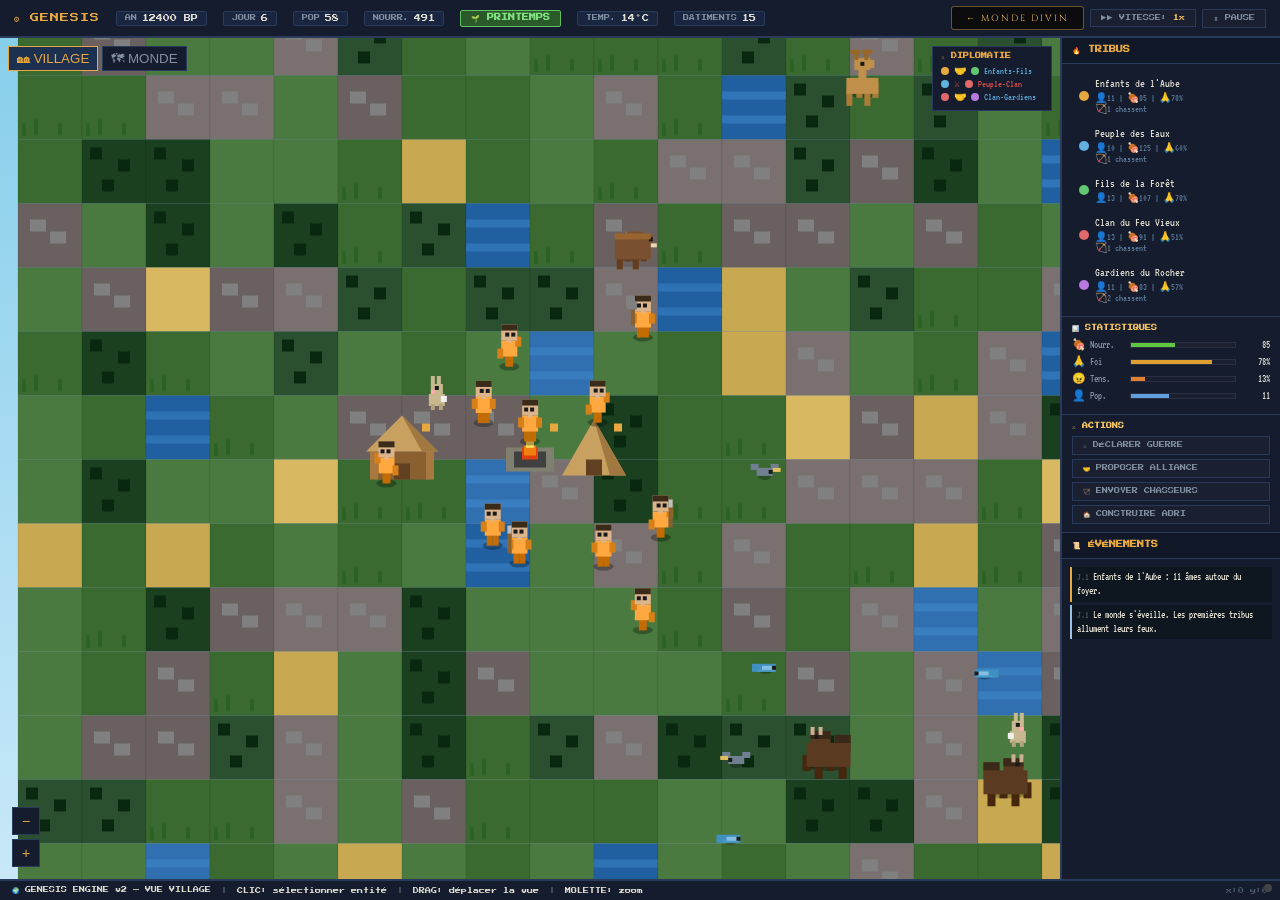
<file: village.html>
<!DOCTYPE html>
<html lang="fr">
<head>
<meta charset="UTF-8">
<meta name="viewport" content="width=device-width, initial-scale=1.0">
<title>Genesis Engine — Vue Village</title>
<link rel="stylesheet" href="shared.css">
<style>
  @import url('https://fonts.googleapis.com/css2?family=Press+Start+2P&family=VT323:wght@400&display=swap');

  :root {
    --night: #0a0e1a;
    --deep: #111827;
    --panel: #151c2e;
    --border: #2a3a5a;
    --gold: #e8a840;
    --amber: #f0c060;
    --red: #e05050;
    --green: #60c870;
    --blue: #60b0e0;
    --purple: #a060e0;
    --spring-sky: #87ceeb;
    --summer-sky: #5ba8d4;
    --autumn-sky: #c87840;
    --winter-sky: #8090b0;
    --tile: 32px;
  }

  * { margin:0; padding:0; box-sizing:border-box; }
  html, body { width:100%; height:100%; overflow:hidden; background:var(--night); font-family:'VT323', monospace; color:#e0ddd0; }

  /* ── LAYOUT ── */
  #app { display:flex; flex-direction:column; width:100%; height:100vh; }

  /* ── TOP BAR ── */
  #topbar {
    display:flex; align-items:center; gap:16px; padding:6px 14px;
    background:var(--panel); border-bottom:2px solid var(--border);
    font-family:'Press Start 2P', monospace; font-size:7px;
    flex-shrink:0; z-index:100; flex-wrap:wrap;
  }
  #topbar .title { color:var(--gold); font-size:9px; letter-spacing:1px; }
  .stat-pill {
    display:flex; align-items:center; gap:5px;
    background:#1a2540; border:1px solid var(--border);
    padding:3px 8px; border-radius:2px; white-space:nowrap;
  }
  .stat-pill .label { color:#8090a0; font-size:6px; }
  .stat-pill .val { color:#e0ddd0; }
  #season-badge {
    padding:3px 10px; border-radius:2px; font-size:7px; font-weight:bold;
    transition: background 1s;
  }
  .season-spring { background:#2a5a2a; color:#80e080; border:1px solid #60c060; }
  .season-summer { background:#5a4a10; color:#f0c040; border:1px solid #d09020; }
  .season-autumn { background:#5a2a10; color:#e08040; border:1px solid #c06020; }
  .season-winter { background:#1a2a4a; color:#a0c0e0; border:1px solid #6080a0; }

  /* ── MAIN AREA ── */
  #main { display:flex; flex:1; overflow:hidden; }

  /* ── CANVAS AREA ── */
  #canvas-wrap {
    flex:1; position:relative; overflow:hidden; cursor:crosshair;
  }
  #sky-bg {
    position:absolute; inset:0; transition: background 3s;
    background: linear-gradient(180deg, var(--spring-sky) 0%, #c8e8f8 100%);
  }
  #gameCanvas { position:absolute; inset:0; image-rendering:pixelated; }

  /* ── ZOOM CONTROLS ── */
  #zoom-controls {
    position:absolute; bottom:12px; left:12px; display:flex; flex-direction:column; gap:4px;
    font-family:'Press Start 2P', monospace; font-size:8px; z-index:20;
  }
  .zoom-btn {
    width:28px; height:28px; background:var(--panel); border:1px solid var(--border);
    color:var(--gold); cursor:pointer; display:flex; align-items:center; justify-content:center;
    font-size:14px; transition:background 0.1s;
  }
  .zoom-btn:hover { background:#1e2f50; }

  /* ── VIEW TOGGLE ── */
  #view-toggle {
    position:absolute; top:8px; left:8px; display:flex; gap:4px; z-index:20;
    font-family:'Press Start 2P', monospace; font-size:6px;
  }
  .view-btn {
    padding:4px 8px; background:var(--panel); border:1px solid var(--border);
    color:#8090a0; cursor:pointer; transition:all 0.1s;
  }
  .view-btn.active { background:#1e3050; color:var(--gold); border-color:var(--gold); }

  /* ── RIGHT PANEL ── */
  #rightpanel {
    width:220px; background:var(--panel); border-left:2px solid var(--border);
    display:flex; flex-direction:column; overflow:hidden; flex-shrink:0;
    font-size:13px;
  }
  #rightpanel h3 {
    font-family:'Press Start 2P', monospace; font-size:7px; color:var(--gold);
    padding:8px 10px; border-bottom:1px solid var(--border); background:#111827;
  }
  .panel-section { padding:8px 10px; border-bottom:1px solid var(--border); }
  .panel-section h4 { font-family:'Press Start 2P', monospace; font-size:6px; color:var(--amber); margin-bottom:6px; }

  /* Tribe selector */
  #tribe-list { display:flex; flex-direction:column; gap:3px; }
  .tribe-entry {
    display:flex; align-items:center; gap:6px; padding:4px 6px;
    border:1px solid transparent; cursor:pointer; border-radius:2px;
    transition:all 0.1s;
  }
  .tribe-entry:hover { background:#1a2540; border-color:var(--border); }
  .tribe-entry.active { background:#1e3050; border-color:var(--gold); }
  .tribe-dot { width:10px; height:10px; border-radius:50%; flex-shrink:0; }
  .tribe-name { font-size:12px; flex:1; }
  .tribe-pop { font-family:'Press Start 2P', monospace; font-size:6px; color:var(--blue); }

  /* Stats bars */
  .stat-row { display:flex; align-items:center; gap:6px; margin-bottom:4px; }
  .stat-label { width:52px; font-size:11px; color:#8090a0; }
  .stat-bar-bg { flex:1; height:6px; background:#1a2030; border:1px solid #2a3040; }
  .stat-bar-fill { height:100%; transition:width 0.5s; }
  .stat-val { width:28px; text-align:right; font-size:11px; }

  /* Event log */
  #event-log { flex:1; overflow-y:auto; padding:8px; display:flex; flex-direction:column; gap:3px; }
  .event-entry {
    font-size:11px; padding:3px 5px; border-left:2px solid;
    background:#0e1620; line-height:1.3;
  }
  .event-entry.hunt { border-color:#e08040; }
  .event-entry.gather { border-color:var(--green); }
  .event-entry.build { border-color:#8060e0; }
  .event-entry.war   { border-color:var(--red); }
  .event-entry.ally  { border-color:var(--blue); }
  .event-entry.birth { border-color:var(--gold); }
  .event-entry.death { border-color:#505060; }
  .event-entry.season{ border-color:#a0c0e0; }
  .event-entry .ev-time { color:#4a5a6a; font-size:10px; }

  /* ── BOTTOM BAR ── */
  #bottombar {
    display:flex; align-items:center; gap:10px; padding:6px 12px;
    background:var(--panel); border-top:2px solid var(--border);
    flex-shrink:0; font-family:'Press Start 2P', monospace; font-size:6px;
    flex-wrap:wrap;
  }
  .action-btn {
    padding:5px 10px; border:1px solid var(--border); background:#1a2030;
    color:#8090a0; cursor:pointer; font-family:'Press Start 2P', monospace;
    font-size:6px; transition:all 0.15s;
  }
  .action-btn:hover { background:#1e3050; color:var(--gold); border-color:var(--gold); }
  .action-btn.war-btn:hover { color:var(--red); border-color:var(--red); background:#2a1020; }
  .action-btn.ally-btn:hover { color:var(--blue); border-color:var(--blue); background:#101a2a; }
  #speed-display { color:var(--amber); }

  /* ── PIXEL SPRITES (CSS) ── */
  .sprite { image-rendering:pixelated; position:absolute; pointer-events:none; }

  /* ── TOOLTIP ── */
  #tooltip {
    position:fixed; padding:6px 10px; background:var(--panel); border:1px solid var(--gold);
    font-size:12px; pointer-events:none; z-index:999; opacity:0; transition:opacity 0.15s;
    max-width:180px; line-height:1.4;
  }
  #tooltip.show { opacity:1; }
  #tooltip .tt-name { font-family:'Press Start 2P', monospace; font-size:7px; color:var(--gold); margin-bottom:4px; }

  /* Alliance/War indicator */
  #diplomacy-panel {
    position:absolute; top:8px; right:8px; z-index:20;
    background:var(--panel); border:1px solid var(--border); padding:6px 8px;
    font-size:11px; min-width:120px;
  }
  #diplomacy-panel h4 {
    font-family:'Press Start 2P', monospace; font-size:6px; color:var(--gold); margin-bottom:5px;
  }
  .diplo-row { display:flex; align-items:center; gap:5px; margin-bottom:2px; }
  .diplo-dot { width:8px; height:8px; border-radius:50%; }
  .diplo-status { font-size:10px; }
  .status-ally { color:var(--blue); }
  .status-war  { color:var(--red); }
  .status-neutral { color:#8090a0; }

  /* Season overlay */
  #season-overlay { position:absolute; inset:0; pointer-events:none; z-index:5; transition:opacity 2s; }

  /* Snow particles */
  .snow-particle {
    position:absolute; width:2px; height:2px; background:rgba(200,220,255,0.8);
    border-radius:50%; animation:snowfall linear infinite; pointer-events:none;
  }
  @keyframes snowfall {
    from { transform:translateY(-10px) translateX(0); }
    to   { transform:translateY(calc(100vh + 10px)) translateX(20px); }
  }

  /* Scrollbar */
  ::-webkit-scrollbar { width:4px; }
  ::-webkit-scrollbar-track { background:#0a0e1a; }
  ::-webkit-scrollbar-thumb { background:#2a3a5a; }

  /* Progress bar for construction */
  .build-progress {
    position:absolute; bottom:-4px; left:0; right:0; height:3px;
    background:#1a2030; border:1px solid #2a3040;
  }
  .build-progress-fill { height:100%; background:#8060e0; transition:width 0.3s; }

  #selected-info {
    position:absolute; bottom:8px; right:8px; background:var(--panel);
    border:1px solid var(--border); padding:8px; font-size:12px;
    max-width:180px; z-index:20; display:none;
  }
  #selected-info.show { display:block; }
  #selected-info .si-name { font-family:'Press Start 2P', monospace; font-size:7px; color:var(--amber); margin-bottom:5px; }

</style>
</head>
<body>
<div id="app">

  <!-- TOP BAR -->
  <div id="topbar">
    <span class="title">⚙ GENESIS</span>
    <div class="stat-pill"><span class="label">AN</span><span class="val" id="stat-year">12400 BP</span></div>
    <div class="stat-pill"><span class="label">JOUR</span><span class="val" id="stat-day">1</span></div>
    <div class="stat-pill"><span class="label">POP</span><span class="val" id="stat-pop">47</span></div>
    <div class="stat-pill"><span class="label">NOURR.</span><span class="val" id="stat-food">120</span></div>
    <div id="season-badge" class="season-spring">🌱 PRINTEMPS</div>
    <div class="stat-pill"><span class="label">TEMP.</span><span class="val" id="stat-temp">14°C</span></div>
    <div class="stat-pill"><span class="label">BÂTIMENTS</span><span class="val" id="stat-buildings">3</span></div>
    <div style="margin-left:auto; display:flex; gap:6px; align-items:center;"><a href="index.html" class="nav-btn">← MONDE DIVIN</a>
      <button class="action-btn" onclick="speedUp()">▶▶ VITESSE: <span id="speed-display">1x</span></button>
      <button class="action-btn" onclick="togglePause()">⏸ <span id="pause-txt">PAUSE</span></button>
    </div>
  </div>

  <div id="main">
    <!-- CANVAS -->
    <div id="canvas-wrap">
      <div id="sky-bg"></div>
      <div id="season-overlay"></div>
      <canvas id="gameCanvas"></canvas>

      <!-- View toggle -->
      <div id="view-toggle">
        <button class="view-btn active" id="btn-village" onclick="setView('village')">🏘 VILLAGE</button>
        <button class="view-btn" id="btn-world" onclick="setView('world')">🗺 MONDE</button>
      </div>

      <!-- Diplomacy panel -->
      <div id="diplomacy-panel">
        <h4>⚔ DIPLOMATIE</h4>
        <div id="diplo-list"></div>
      </div>

      <!-- Zoom controls -->
      <div id="zoom-controls">
        <button class="zoom-btn" onclick="changeZoom(0.5)" title="Zoom out">−</button>
        <button class="zoom-btn" onclick="changeZoom(-0.5)" title="Zoom in">+</button>
      </div>

      <!-- Selected entity info -->
      <div id="selected-info">
        <div class="si-name" id="si-name">—</div>
        <div id="si-details"></div>
      </div>
    </div>

    <!-- RIGHT PANEL -->
    <div id="rightpanel">
      <h3>🔥 TRIBUS</h3>
      <div class="panel-section">
        <div id="tribe-list"></div>
      </div>

      <div class="panel-section" id="tribe-stats-section" style="display:none">
        <h4>📊 STATISTIQUES</h4>
        <div id="tribe-stats"></div>
      </div>

      <div class="panel-section">
        <h4>⚔ ACTIONS</h4>
        <div style="display:flex;flex-direction:column;gap:4px;">
          <button class="action-btn war-btn" onclick="startWar()" style="text-align:left">⚔ DÉCLARER GUERRE</button>
          <button class="action-btn ally-btn" onclick="proposeAlliance()" style="text-align:left">🤝 PROPOSER ALLIANCE</button>
          <button class="action-btn" onclick="sendHunters()" style="text-align:left">🏹 ENVOYER CHASSEURS</button>
          <button class="action-btn" onclick="buildHouse()" style="text-align:left">🏠 CONSTRUIRE ABRI</button>
        </div>
      </div>

      <h3 style="margin-top:auto">📜 ÉVÉNEMENTS</h3>
      <div id="event-log"></div>
    </div>
  </div>

  <!-- BOTTOM BAR -->
  <div id="bottombar">
    <span>🌍 GENESIS ENGINE v2 — VUE VILLAGE</span>
    <span style="color:#4a5a6a">|</span>
    <span>CLIC: sélectionner entité</span>
    <span style="color:#4a5a6a">|</span>
    <span>DRAG: déplacer la vue</span>
    <span style="color:#4a5a6a">|</span>
    <span>MOLETTE: zoom</span>
    <span style="margin-left:auto; color:#4a5a6a" id="coord-display">x:0 y:0</span>
  </div>
</div>

<div id="tooltip"></div>

<script>
// ════════════════════════════════════════════════════════════════════
//  GENESIS ENGINE — Village View
//  Dawn of Man style pixel-art village simulation
// ════════════════════════════════════════════════════════════════════

const canvas = document.getElementById('gameCanvas');
const ctx = canvas.getContext('2d');
ctx.imageSmoothingEnabled = false;

// ── WORLD CONFIG ──────────────────────────────────────────────────
const W = {
  TILE: 32,
  COLS: 50, ROWS: 38,
  ZOOM: 2.0,
  ZOOM_MIN: 0.5, ZOOM_MAX: 5.0,
  camX: 0, camY: 0,
  dragging: false,
  dragStart: null,
  view: 'village', // village | world
};

// ── SEASON SYSTEM ─────────────────────────────────────────────────
const SEASONS = [
  { name:'Printemps', cls:'season-spring', emoji:'🌱', skyTop:'#87ceeb', skyBot:'#c8e8f8', temp:14, foodMod:1.2, huntMod:1.0, gatherMod:1.5 },
  { name:'Été',       cls:'season-summer', emoji:'☀',  skyTop:'#5ba8d4', skyBot:'#a8d4f0', temp:24, foodMod:1.5, huntMod:1.2, gatherMod:1.8 },
  { name:'Automne',   cls:'season-autumn', emoji:'🍂', skyTop:'#c87840', skyBot:'#e8a860', temp:8,  foodMod:0.8, huntMod:1.4, gatherMod:0.8 },
  { name:'Hiver',     cls:'season-winter', emoji:'❄',  skyTop:'#3a4a6a', skyBot:'#8090b0', temp:-4, foodMod:0.2, huntMod:0.5, gatherMod:0.1 },
];

// ── GAME STATE ────────────────────────────────────────────────────
const G = {
  tick: 0,
  day: 1,
  year: 12400,
  seasonIdx: 0,
  dayInSeason: 0,
  DAYS_PER_SEASON: 30,
  speed: 1,
  paused: false,
  selectedEntity: null,
  tribes: [],
  entities: [],       // all living beings
  animals: [],
  buildings: [],
  resources: [],      // food items on ground
  snowParticles: [],
  nextId: 1,
};

// ── TRIBE DATA ────────────────────────────────────────────────────
const TRIBE_DEFS = [
  { name:"Enfants de l'Aube",     color:'#e8a840', r:255, g:168, b:64  },
  { name:"Peuple des Eaux",       color:'#60b0e0', r:96,  g:176, b:224 },
  { name:"Fils de la Forêt",      color:'#60c870', r:96,  g:200, b:112 },
  { name:"Clan du Feu Vieux",     color:'#e06868', r:224, g:104, b:104 },
  { name:"Gardiens du Rocher",    color:'#b878e0', r:184, g:120, b:224 },
];

// Diplomacy: war/neutral/ally matrix
const DIPLO = {}; // "tA-tB" -> 'neutral'|'war'|'ally'
function diploKey(a,b) { return a<b ? `${a}-${b}` : `${b}-${a}`; }
function getDiplo(a,b) { return DIPLO[diploKey(a,b)] || 'neutral'; }
function setDiplo(a,b,v) { DIPLO[diploKey(a,b)] = v; }

// ── TILE TYPES ────────────────────────────────────────────────────
const TILES = {
  GRASS:   { col:'#3a6a30', col2:'#4a7a40' },
  DIRT:    { col:'#8a6a40', col2:'#9a7a50' },
  WATER:   { col:'#2060a0', col2:'#3070b0', anim:true },
  FOREST:  { col:'#1a4020', col2:'#2a5030' },
  ROCK:    { col:'#6a6060', col2:'#7a7070' },
  SNOW:    { col:'#d0d8e8', col2:'#e0e8f8' },
  SAND:    { col:'#c8a850', col2:'#d8b860' },
};

// ── MAP GENERATION ────────────────────────────────────────────────
let MAP = [];

function noise(x, y, seed=42) {
  const s = Math.sin(x*127.1 + y*311.7 + seed) * 43758.5453;
  return s - Math.floor(s);
}
function smoothNoise(x,y,s) {
  let v=0, amp=1, freq=1, max=0;
  for(let i=0;i<4;i++) {
    v += noise(x*freq/W.COLS, y*freq/W.ROWS, s+i*100)*amp;
    max+=amp; amp*=0.5; freq*=2;
  }
  return v/max;
}

function generateMap() {
  MAP = [];
  for(let y=0;y<W.ROWS;y++) {
    MAP[y]=[];
    for(let x=0;x<W.COLS;x++) {
      const h = smoothNoise(x,y,42);
      const m = smoothNoise(x,y,99);
      let type;
      if(h < 0.25) type='WATER';
      else if(h < 0.3) type='SAND';
      else if(h < 0.65) type=(m>0.65)?'FOREST':'GRASS';
      else if(h < 0.8) type='ROCK';
      else type='ROCK';
      MAP[y][x] = { type, h, var: noise(x,y,77) };
    }
  }
}

// ── ENTITY CREATION ───────────────────────────────────────────────
function mkHuman(tribeIdx, x, y, role='gatherer') {
  const t = G.tribes[tribeIdx];
  return {
    id: G.nextId++,
    type:'human', tribeIdx,
    x: x + (Math.random()-0.5)*0.6,
    y: y + (Math.random()-0.5)*0.6,
    tx:x, ty:y,         // target tile
    px:0, py:0,         // pixel sub-pos for smooth move
    role,               // hunter|gatherer|builder|guard|chief
    name: HUMAN_NAMES[Math.floor(Math.random()*HUMAN_NAMES.length)],
    age: 18+Math.floor(Math.random()*30),
    gender: Math.random()>0.5?'M':'F',
    hp:100, maxHp:100,
    hunger:80, maxHunger:100,
    state:'idle',       // idle|walk|hunt|gather|build|fight|flee|sleep
    stateTimer:0,
    animFrame:0, animTimer:0,
    dir:0,              // 0=right,1=left,2=down,3=up
    carrying:null,      // null|'food'|'wood'|'stone'
    carryAmt:0,
    target:null,        // entity id
    buildTarget:null,
    walkPath:[],
    memory:{ lastHunt:0, lastGather:0 },
    thought: 'En attente...',
    mood: 'neutre',
    color: TRIBE_DEFS[tribeIdx].color,
    cr: TRIBE_DEFS[tribeIdx].r,
    cg: TRIBE_DEFS[tribeIdx].g,
    cb: TRIBE_DEFS[tribeIdx].b,
  };
}

function mkAnimal(type, x, y) {
  const defs = {
    deer:   { name:'Cerf',    hp:40, spd:0.04, flee:true,  food:20, col:'#c0904a', w:20, h:16 },
    boar:   { name:'Sanglier',hp:60, spd:0.025,flee:false, food:30, col:'#7a5030', w:18, h:14 },
    rabbit: { name:'Lapin',   hp:10, spd:0.06, flee:true,  food:8,  col:'#c8b890', w:10, h:8  },
    bison:  { name:'Bison',   hp:120,spd:0.02, flee:false, food:50, col:'#5a3a20', w:28, h:20 },
    fish:   { name:'Poisson', hp:8,  spd:0.03, flee:true,  food:12, col:'#4090c0', w:12, h:6  },
    bird:   { name:'Oiseau',  hp:6,  spd:0.08, flee:true,  food:5,  col:'#708090', w:10, h:8  },
  };
  const d = defs[type];
  return {
    id: G.nextId++,
    type:'animal', kind:type, ...d,
    x, y, tx:x, ty:y,
    dir: Math.random()>0.5?0:1,
    animFrame:0, animTimer:0,
    state:'wander', stateTimer:Math.floor(Math.random()*60)+20,
    wanderTarget:{x:x+(Math.random()-0.5)*8, y:y+(Math.random()-0.5)*8},
    fleeFrom:null,
    alive:true,
    onWater: type==='fish',
  };
}

function mkBuilding(type, tx, ty, tribeIdx) {
  const defs = {
    camp:    { name:'Campement',  w:1,h:1, hp:30, maxHp:30,  col:'#c08840', buildTime:60  },
    hut:     { name:'Hutte',      w:1,h:1, hp:80, maxHp:80,  col:'#a06828', buildTime:120 },
    longhouse:{ name:'Grande Hutte',w:2,h:1,hp:200,maxHp:200,col:'#8a5020', buildTime:300 },
    storehouse:{ name:'Réserve',  w:1,h:1, hp:60, maxHp:60,  col:'#6a4820', buildTime:150 },
    palisade:{ name:'Palissade',  w:1,h:1, hp:40, maxHp:40,  col:'#6a5030', buildTime:90  },
    firepit: { name:'Foyer',      w:1,h:1, hp:20, maxHp:20,  col:'#e04020', buildTime:30  },
  };
  const d = defs[type];
  return {
    id: G.nextId++,
    type:'building', kind:type, tribeIdx, ...d,
    tx, ty,
    progress:0, // 0..maxHp = under construction
    alive:true,
  };
}

const HUMAN_NAMES = ['Arak','Bura','Ceda','Dorn','Efa','Grun','Hara','Ival','Jora','Keth',
  'Lana','Moru','Neda','Oran','Pira','Qura','Reva','Sola','Tala','Urna',
  'Vira','Wena','Xara','Yola','Zura','Akor','Bena','Cela','Dura','Eros',
  'Fara','Helm','Iska','Juno','Kova','Lyra','Mira','Naok','Oba','Pelu',
  'Rona','Sera','Tova','Ulan','Vera','Waro','Xeno','Yara','Zeld','Amon'];

// ── INITIALIZE WORLD ──────────────────────────────────────────────
function initWorld() {
  generateMap();
  // Init tribes
  const SPAWN_CENTERS = [
    {x:8,y:7},{x:38,y:6},{x:8,y:28},{x:38,y:28},{x:22,y:17}
  ];
  for(let i=0;i<5;i++) {
    const sc = SPAWN_CENTERS[i];
    const tribe = {
      idx:i, name:TRIBE_DEFS[i].name, color:TRIBE_DEFS[i].color,
      cx: sc.x, cy: sc.y,
      food:80+Math.floor(Math.random()*60),
      maxFood:200,
      pop:0,
      faith:0.5+Math.random()*0.3,
      tension:Math.random()*0.3,
      alive:true,
      buildings:[],
      members:[],
    };
    G.tribes.push(tribe);

    // Spawn members
    const pop = 8+Math.floor(Math.random()*8);
    for(let j=0;j<pop;j++) {
      const roles = ['hunter','gatherer','gatherer','builder','guard','fisher','elder','shaman'];
      const h = mkHuman(i, sc.x+(Math.random()-0.5)*5, sc.y+(Math.random()-0.5)*5,
                        roles[j % roles.length]);
      G.entities.push(h);
      tribe.members.push(h.id);
      tribe.pop++;
    }

    // Initial buildings (pre-built)
    const fp = mkBuilding('firepit', sc.x, sc.y, i); fp.progress=fp.hp; G.buildings.push(fp);
    const camp = mkBuilding('camp', sc.x+1, sc.y, i); camp.progress=camp.hp; G.buildings.push(camp);
    const hut1 = mkBuilding('hut', sc.x-2, sc.y, i); hut1.progress=hut1.hp; G.buildings.push(hut1);

    // Init diplomacy
    for(let k=0;k<i;k++) setDiplo(i,k,'neutral');
  }

  // Make some random alliances/wars
  setDiplo(0,2,'ally');
  setDiplo(1,3,'war');
  setDiplo(3,4,'ally');

  // Spawn animals
  spawnAnimals();

  // Center camera on tribe 0
  const sc0 = SPAWN_CENTERS[0];
  W.camX = Math.max(0, sc0.x * W.TILE - canvas.width/(2*W.ZOOM));
  W.camY = Math.max(0, sc0.y * W.TILE - canvas.height/(2*W.ZOOM));

  // Initial events
  addEvent('Le monde s\'éveille. Les premières tribus allument leurs feux.','season');
  addEvent(`${G.tribes[0].name} : ${G.tribes[0].pop} âmes autour du foyer.`,'birth');

  buildTribeList();
  buildDiploPanel();
}

function spawnAnimals() {
  const animalTypes = ['deer','boar','rabbit','bison','bird'];
  const waterTypes = ['fish'];
  for(let i=0;i<60;i++) {
    const type = animalTypes[Math.floor(Math.random()*animalTypes.length)];
    let x,y,tries=0;
    do {
      x = Math.random()*W.COLS; y = Math.random()*W.ROWS; tries++;
      if(tries>20) break;
    } while(getTile(Math.floor(x),Math.floor(y)) === 'WATER');
    G.animals.push(mkAnimal(type, x, y));
  }
  // Fish in water
  for(let i=0;i<20;i++) {
    let x,y,tries=0;
    do {
      x = Math.random()*W.COLS; y = Math.random()*W.ROWS; tries++;
      if(tries>30) break;
    } while(getTile(Math.floor(x),Math.floor(y)) !== 'WATER');
    G.animals.push(mkAnimal('fish', x, y));
  }
}

function getTile(x,y) {
  if(x<0||y<0||x>=W.COLS||y>=W.ROWS) return 'ROCK';
  return MAP[y][x].type;
}
function isWalkable(x,y) {
  const t = getTile(Math.floor(x),Math.floor(y));
  return t!=='WATER' && t!=='ROCK';
}

// ── PIXEL ART SPRITES ─────────────────────────────────────────────
function drawHuman(e) {
  const px = e.x*W.TILE, py = e.y*W.TILE;
  const f = Math.floor(e.animFrame) % 4;
  const walking = (e.state==='walk'||e.state==='hunt'||e.state==='gather'||e.state==='build');
  const legSwing = walking ? (f<2 ? 2 : -2) : 0;

  ctx.save();
  ctx.translate(px, py);
  if(e.dir===1) { ctx.scale(-1,1); }

  const r=e.cr, g=e.cg, b=e.cb;
  const skinR=220, skinG=180, skinB=140;

  // Shadow
  ctx.fillStyle='rgba(0,0,0,0.3)';
  ctx.beginPath(); ctx.ellipse(0,11,5,2,0,0,Math.PI*2); ctx.fill();

  // Legs
  ctx.fillStyle=`rgb(${Math.max(0,r-60)},${Math.max(0,g-60)},${Math.max(0,b-60)})`;
  ctx.fillRect(-3+legSwing, 5, 3, 6);
  ctx.fillRect(0-legSwing,  5, 3, 6);

  // Body (tribe color)
  ctx.fillStyle=`rgb(${r},${g},${b})`;
  ctx.fillRect(-4, -2, 8, 8);

  // Arms
  ctx.fillStyle=`rgb(${Math.max(0,r-40)},${Math.max(0,g-40)},${Math.max(0,b-40)})`;
  const armSwing = walking ? (f<2?3:-3):0;
  ctx.fillRect(-6, -1+armSwing, 3, 5);
  ctx.fillRect(3,  -1-armSwing, 3, 5);

  // Neck
  ctx.fillStyle=`rgb(${skinR},${skinG},${skinB})`;
  ctx.fillRect(-1,-4,2,3);

  // Head
  ctx.fillStyle=`rgb(${skinR},${skinG},${skinB})`;
  ctx.fillRect(-4,-10,8,8);

  // Hair (dark)
  ctx.fillStyle='#3a2a18';
  ctx.fillRect(-4,-10,8,3);

  // Eyes
  ctx.fillStyle='#1a1a1a';
  ctx.fillRect(-2,-6,2,2);
  ctx.fillRect(1,-6,2,2);

  // Weapon / tool
  if(e.role==='hunter') {
    ctx.fillStyle='#8a6030'; ctx.fillRect(4,-8,2,14);
    ctx.fillStyle='#c0c0c0'; ctx.fillRect(4,-8,2,4);
  } else if(e.role==='builder') {
    ctx.fillStyle='#8a6030'; ctx.fillRect(4,-5,2,10);
    ctx.fillStyle='#808080'; ctx.fillRect(3,-7,5,4);
  }

  // Carry indicator
  if(e.carrying) {
    ctx.fillStyle = e.carrying==='food'?'#e05030': e.carrying==='wood'?'#7a5020':'#909090';
    ctx.fillRect(-3,-14,6,4);
  }

  // State indicator
  if(e.state==='fight') {
    ctx.fillStyle='rgba(255,0,0,0.7)';
    ctx.font='8px monospace';
    ctx.fillText('⚔',4,-16);
  }

  ctx.restore();

  // Name tag (only when zoomed in enough)
  if(W.ZOOM >= 2.5) {
    ctx.save();
    ctx.font='6px "Press Start 2P"';
    ctx.fillStyle='rgba(0,0,0,0.5)';
    ctx.fillRect(px-18, py-17, 36, 8);
    ctx.fillStyle=e.color;
    ctx.textAlign='center';
    ctx.fillText(e.name.substring(0,6), px, py-11);
    ctx.restore();
  }

  // HP bar (if hurt)
  if(e.hp < e.maxHp) {
    ctx.fillStyle='#400000';
    ctx.fillRect(px-8, py-14, 16, 2);
    ctx.fillStyle='#e03030';
    ctx.fillRect(px-8, py-14, 16*(e.hp/e.maxHp), 2);
  }
}

function drawAnimal(a) {
  if(!a.alive) return;
  const px = a.x*W.TILE, py = a.y*W.TILE;
  const f = Math.floor(a.animFrame)%4;
  const moving = a.state!=='idle';
  const legSwing = moving ? (f<2?2:-2):0;

  ctx.save();
  ctx.translate(px, py);
  if(a.dir===1) ctx.scale(-1,1);

  // Shadow
  ctx.fillStyle='rgba(0,0,0,0.25)';
  ctx.beginPath();
  ctx.ellipse(0, a.h/2-2, a.w/3, 2, 0, 0, Math.PI*2);
  ctx.fill();

  const [r,g,b] = hexToRgb(a.col);

  switch(a.kind) {
    case 'deer': drawDeer(r,g,b,legSwing); break;
    case 'boar': drawBoar(r,g,b,legSwing); break;
    case 'rabbit': drawRabbit(r,g,b,f); break;
    case 'bison': drawBison(r,g,b,legSwing); break;
    case 'fish': drawFish(r,g,b,f); break;
    case 'bird': drawBird(r,g,b,f); break;
    default: drawDeer(r,g,b,legSwing);
  }

  ctx.restore();

  if(W.ZOOM >= 2.5) {
    ctx.save();
    ctx.font='5px "Press Start 2P"';
    ctx.fillStyle='rgba(0,0,0,0.4)';
    ctx.fillRect(px-14, py-15, 28, 7);
    ctx.fillStyle='#e0c080';
    ctx.textAlign='center';
    ctx.fillText(a.name.substring(0,5), px, py-10);
    ctx.restore();
  }
}

function drawDeer(r,g,b,ls) {
  // legs
  ctx.fillStyle=`rgb(${r-20},${g-20},${b-20})`;
  ctx.fillRect(-8, 2+ls,  3, 8);
  ctx.fillRect(-3, 2-ls,  3, 8);
  ctx.fillRect(1,  2+ls,  3, 8);
  ctx.fillRect(5,  2-ls,  3, 8);
  // body
  ctx.fillStyle=`rgb(${r},${g},${b})`;
  ctx.fillRect(-8,-2, 16,8);
  // neck
  ctx.fillRect(-2,-8, 4,8);
  // head
  ctx.fillRect(-4,-12, 8,6);
  // snout
  ctx.fillRect(3,-11,3,4);
  // eye
  ctx.fillStyle='#1a1a1a'; ctx.fillRect(-1,-10,2,2);
  // antlers
  ctx.fillStyle=`rgb(${r-40},${g-40},${b-40})`;
  ctx.fillRect(-4,-16,2,5); ctx.fillRect(-6,-16,5,2);
  ctx.fillRect(1,-16,2,5);  ctx.fillRect(0,-16,5,2);
}

function drawBoar(r,g,b,ls) {
  ctx.fillStyle=`rgb(${r-20},${g-20},${b-20})`;
  ctx.fillRect(-7,3+ls,3,6); ctx.fillRect(-3,3-ls,3,6);
  ctx.fillRect(1,3+ls,3,6);  ctx.fillRect(5,3-ls,3,6);
  ctx.fillStyle=`rgb(${r},${g},${b})`;
  ctx.fillRect(-8,-4,18,10);
  ctx.fillRect(-2,-8,8,6);
  ctx.fillRect(6,-6,5,5);
  ctx.fillStyle='#1a1a1a'; ctx.fillRect(9,-5,2,2);
  // tusk
  ctx.fillStyle='#e8d8b0'; ctx.fillRect(10,-2,3,2);
  // mane
  ctx.fillStyle=`rgb(${r+30},${g+20},${b})`;
  ctx.fillRect(-8,-7,18,3);
}

function drawRabbit(r,g,b,f) {
  ctx.fillStyle=`rgb(${r},${g},${b})`;
  ctx.fillRect(-4,0,8,6);
  ctx.fillRect(-3,-5,6,6);
  ctx.fillRect(-2,-9,2,5); ctx.fillRect(1,-9,2,5); // ears
  ctx.fillStyle='#1a1a1a'; ctx.fillRect(-1,-4,2,2);
  ctx.fillStyle='#ffaaaa'; ctx.fillRect(1,-2,2,2); // nose
  // tail
  ctx.fillStyle='#f0f0f0'; ctx.fillRect(-5,1,3,3);
  if(f%2===0) { // hop
    ctx.fillStyle=`rgb(${r-20},${g-20},${b-20})`;
    ctx.fillRect(-3,5,2,3); ctx.fillRect(1,5,2,3);
  }
}

function drawBison(r,g,b,ls) {
  ctx.fillStyle=`rgb(${r-20},${g-20},${b-20})`;
  ctx.fillRect(-10,4+ls,4,8); ctx.fillRect(-4,4-ls,4,8);
  ctx.fillRect(2,4+ls,4,8);   ctx.fillRect(8,4-ls,4,8);
  ctx.fillStyle=`rgb(${r},${g},${b})`;
  ctx.fillRect(-12,-4,22,12);
  ctx.fillRect(-2,-10,10,8);
  // hump
  ctx.fillRect(-12,-8,8,8);
  ctx.fillStyle='#3a2818';
  ctx.fillRect(-2,-10,10,4);  ctx.fillRect(-12,-8,8,4);
  ctx.fillStyle='#1a1a1a'; ctx.fillRect(4,-8,2,2);
  // horns
  ctx.fillStyle='#c8b090';
  ctx.fillRect(2,-12,2,4); ctx.fillRect(6,-12,2,4);
}

function drawFish(r,g,b,f) {
  ctx.fillStyle=`rgb(${r},${g},${b})`;
  ctx.fillRect(-5,-2,10,4);
  ctx.fillRect(-7,0,3,2); ctx.fillRect(-7,-2,3,2); // tail
  ctx.fillStyle='rgba(200,240,255,0.5)';
  ctx.fillRect(-2,-1,6,2);
  ctx.fillStyle='#1a1a1a'; ctx.fillRect(3,-1,2,2);
  if(f%2===0) { ctx.fillStyle=`rgba(${r+30},${g+30},${b+30},0.4)`; ctx.fillRect(-4,1,8,1); }
}

function drawBird(r,g,b,f) {
  ctx.fillStyle=`rgb(${r},${g},${b})`;
  ctx.fillRect(-4,-2,8,4);
  const wingY = f%2===0 ? -4 : -2;
  ctx.fillRect(-7,wingY,4,3); ctx.fillRect(3,wingY,4,3);
  ctx.fillStyle='#e0c060'; ctx.fillRect(4,-2,4,2); // beak
  ctx.fillStyle='#1a1a1a'; ctx.fillRect(2,-1,2,2);
}

function drawBuilding(b) {
  const px = b.tx*W.TILE, py = b.ty*W.TILE;
  const pct = b.progress/b.hp;
  const isBuilt = pct >= 1;

  ctx.save();
  ctx.translate(px, py);

  const alpha = isBuilt ? 1.0 : 0.4 + pct*0.5;
  ctx.globalAlpha = alpha;

  switch(b.kind) {
    case 'firepit':
      // Stones circle
      ctx.fillStyle='#808070'; ctx.fillRect(-12,-6,24,12);
      ctx.fillStyle='#404040'; ctx.fillRect(-8,-4,16,8);
      if(isBuilt) {
        // Fire animation
        const t = Date.now()/200;
        ctx.fillStyle='#e04010';
        ctx.fillRect(-4,-6,8,6);
        ctx.fillStyle='#f08010';
        ctx.fillRect(-3,-8+Math.sin(t)*1,6,5);
        ctx.fillStyle='#ffe060';
        ctx.fillRect(-2,-10+Math.cos(t)*1,4,4);
      }
      break;
    case 'camp':
      // Tent shape
      ctx.fillStyle='#c8a060';
      ctx.beginPath(); ctx.moveTo(0,-20); ctx.lineTo(-16,8); ctx.lineTo(16,8); ctx.closePath(); ctx.fill();
      ctx.fillStyle='#a07840';
      ctx.beginPath(); ctx.moveTo(0,-20); ctx.lineTo(16,8); ctx.lineTo(8,8); ctx.closePath(); ctx.fill();
      ctx.fillStyle='#604020'; ctx.fillRect(-4,0,8,8);
      break;
    case 'hut':
      // Round hut
      ctx.fillStyle='#8a6030'; ctx.fillRect(-14,-4,28,14);
      ctx.fillStyle='#a87840'; ctx.fillRect(-16,-4,4,14); ctx.fillRect(12,-4,4,14);
      ctx.fillStyle='#c8a060';
      ctx.beginPath(); ctx.moveTo(-18,-4); ctx.lineTo(0,-22); ctx.lineTo(18,-4); ctx.closePath(); ctx.fill();
      ctx.fillStyle='#a07840';
      ctx.beginPath(); ctx.moveTo(0,-22); ctx.lineTo(18,-4); ctx.lineTo(10,-4); ctx.closePath(); ctx.fill();
      ctx.fillStyle='#604020'; ctx.fillRect(-4,2,8,8);
      break;
    case 'longhouse':
      ctx.fillStyle='#7a5020'; ctx.fillRect(-28,-6,56,16);
      ctx.fillStyle='#b88840';
      ctx.beginPath(); ctx.moveTo(-30,-6); ctx.lineTo(0,-20); ctx.lineTo(30,-6); ctx.closePath(); ctx.fill();
      ctx.fillStyle='#a07030';
      ctx.beginPath(); ctx.moveTo(0,-20); ctx.lineTo(30,-6); ctx.lineTo(20,-6); ctx.closePath(); ctx.fill();
      ctx.fillStyle='#604020';
      ctx.fillRect(-20,2,8,8); ctx.fillRect(12,2,8,8);
      break;
    case 'storehouse':
      ctx.fillStyle='#6a4818'; ctx.fillRect(-12,0,24,12);
      ctx.fillStyle='#8a6028'; ctx.fillRect(-14,-2,28,4);
      ctx.fillStyle='#a08040';
      ctx.beginPath(); ctx.moveTo(-16,-2); ctx.lineTo(0,-14); ctx.lineTo(16,-2); ctx.closePath(); ctx.fill();
      break;
    case 'palisade':
      ctx.fillStyle='#6a5030';
      for(let i=-12;i<=12;i+=5) { ctx.fillRect(i,-14,4,22); }
      break;
  }

  ctx.globalAlpha=1;

  // Construction progress bar
  if(!isBuilt) {
    ctx.fillStyle='rgba(0,0,0,0.6)'; ctx.fillRect(-16,10,32,5);
    ctx.fillStyle='#8060e0';
    ctx.fillRect(-16,10,32*pct,5);
    ctx.fillStyle='rgba(255,255,255,0.5)';
    ctx.font='5px monospace';
    ctx.textAlign='center';
    ctx.fillText(`${Math.floor(pct*100)}%`, 0, 18);
  }

  // Tribe color dot
  ctx.fillStyle = TRIBE_DEFS[b.tribeIdx].color;
  ctx.fillRect(10,-18,4,4);

  ctx.restore();
}

function drawResourceDrop(r) {
  const px = r.x*W.TILE, py = r.y*W.TILE;
  ctx.save(); ctx.translate(px,py);
  if(r.kind==='food') {
    ctx.fillStyle='#e05030';
    ctx.fillRect(-3,-3,6,6);
    ctx.fillStyle='#c03020'; ctx.fillRect(-3,-3,6,3);
  } else if(r.kind==='wood') {
    ctx.fillStyle='#8a5020'; ctx.fillRect(-5,-2,10,4);
    ctx.fillStyle='#6a3810'; ctx.fillRect(-5,-2,10,2);
  }
  ctx.restore();
}

// ── SEASON EFFECTS ────────────────────────────────────────────────
function updateSeasonVisuals() {
  const s = SEASONS[G.seasonIdx];
  document.getElementById('sky-bg').style.background =
    `linear-gradient(180deg, ${s.skyTop} 0%, ${s.skyBot} 100%)`;
  const badge = document.getElementById('season-badge');
  badge.textContent = `${s.emoji} ${s.name.toUpperCase()}`;
  badge.className = `season-${s.name.toLowerCase().normalize('NFD').replace(/[\u0300-\u036f]/g,'').toLowerCase()}`;
  // Remap
  const remap = {'printemps':'spring','ete':'summer','automne':'autumn','hiver':'winter'};
  const key = s.name.toLowerCase().normalize('NFD').replace(/[\u0300-\u036f]/g,'');
  badge.className = `season-${remap[key]||'spring'}`;

  document.getElementById('stat-temp').textContent = `${s.temp}°C`;

  // Snow particles
  const overlay = document.getElementById('season-overlay');
  overlay.innerHTML='';
  if(G.seasonIdx===3) {
    for(let i=0;i<40;i++) {
      const p=document.createElement('div');
      p.className='snow-particle';
      p.style.left=Math.random()*100+'%';
      p.style.animationDuration=(3+Math.random()*4)+'s';
      p.style.animationDelay=(-Math.random()*4)+'s';
      p.style.opacity=0.3+Math.random()*0.5;
      overlay.appendChild(p);
    }
  }
}

// ── AI BEHAVIORS ──────────────────────────────────────────────────
function updateHuman(e) {
  e.animTimer++;
  if(e.animTimer>8) { e.animTimer=0; e.animFrame=(e.animFrame+1)%4; }

  e.stateTimer--;
  const season = SEASONS[G.seasonIdx];

  // Hunger
  if(G.tick % 30 === 0) {
    e.hunger -= 2;
    if(e.hunger <= 0) {
      e.hp -= 5;
      e.hunger = 0;
      if(e.hp<=0) { killHuman(e); return; }
    }
  }

  // Sleep at night (winter = more sleep)
  const isNight = (G.tick % 100) > 75;
  if(isNight && Math.random()<0.3) { e.state='sleep'; e.stateTimer=30; return; }

  // State machine
  switch(e.state) {
    case 'idle':
      e.stateTimer = 5+Math.floor(Math.random()*10);
      chooseNextAction(e, season);
      break;

    case 'walk':
      moveTowardTarget(e, 0.035);
      if(dist(e,{x:e.tx,y:e.ty})<0.3) {
        e.state='idle'; e.stateTimer=0;
        if(e.walkPath.length>0) {
          const next=e.walkPath.shift();
          e.tx=next.x; e.ty=next.y;
          e.state='walk';
        }
      }
      break;

    case 'hunt':
      if(!e.target) { e.state='idle'; break; }
      const prey = G.animals.find(a=>a.id===e.target && a.alive);
      if(!prey) { e.state='idle'; e.target=null; break; }
      prey.state='flee'; prey.fleeFrom={x:e.x,y:e.y};
      moveToward(e, prey.x, prey.y, 0.045);
      e.dir = prey.x > e.x ? 0 : 1;
      if(dist(e,prey)<0.6) {
        // Catch!
        prey.hp -= 15 + Math.random()*10;
        if(prey.hp<=0) {
          prey.alive=false;
          e.carrying='food'; e.carryAmt=prey.food;
          e.state='walk';
          e.tx = G.tribes[e.tribeIdx].cx;
          e.ty = G.tribes[e.tribeIdx].cy;
          const tribe = G.tribes[e.tribeIdx];
          tribe.food = Math.min(tribe.maxFood, tribe.food + prey.food * season.huntMod);
          addEvent(`${e.name} (${tribe.name}) a tué un ${prey.name} ! +${prey.food} nourriture.`,'hunt');
          e.target=null;
        }
      }
      break;

    case 'gather':
      // Walk toward gather spot
      moveTowardTarget(e, 0.03);
      if(e.stateTimer<=0) {
        const tribe = G.tribes[e.tribeIdx];
        const gain = Math.floor((4+Math.random()*8)*season.gatherMod);
        tribe.food = Math.min(tribe.maxFood, tribe.food + gain);
        if(gain>0) {
          e.carrying='food'; e.carryAmt=gain;
          addEvent(`${e.name} (${tribe.name}) a cueilli ${gain} nourriture.`,'gather');
        }
        // Return to camp
        e.state='walk';
        e.tx = tribe.cx+(Math.random()-0.5)*2;
        e.ty = tribe.cy+(Math.random()-0.5)*2;
        e.carrying=null;
      }
      break;

    case 'build':
      if(e.buildTarget) {
        const bldg = G.buildings.find(b=>b.id===e.buildTarget);
        if(bldg && bldg.progress < bldg.hp) {
          moveToward(e, bldg.tx, bldg.ty, 0.02);
          if(dist(e,{x:bldg.tx,y:bldg.ty})<1.2) {
            bldg.progress = Math.min(bldg.hp, bldg.progress+0.5);
            if(bldg.progress>=bldg.hp) {
              addEvent(`${G.tribes[e.tribeIdx].name} : ${bldg.name} terminée !`,'build');
              e.buildTarget=null; e.state='idle';
            }
          }
        } else { e.state='idle'; e.buildTarget=null; }
      } else { e.state='idle'; }
      break;

    case 'fight':
      if(!e.target) { e.state='idle'; break; }
      const enemy = G.entities.find(h=>h.id===e.target);
      if(!enemy || enemy.hp<=0) { e.state='idle'; e.target=null; break; }
      moveToward(e, enemy.x, enemy.y, 0.04);
      e.dir = enemy.x>e.x?0:1;
      if(dist(e,enemy)<0.6) {
        enemy.hp -= 5+Math.random()*10;
        if(enemy.hp<=0) {
          addEvent(`⚔ ${e.name} (${G.tribes[e.tribeIdx].name}) a tué ${enemy.name} !`,'war');
          killHuman(enemy);
          e.state='idle'; e.target=null;
        }
      }
      break;

    case 'sleep':
      if(e.stateTimer<=0) e.state='idle';
      if(e.hp<e.maxHp) e.hp=Math.min(e.maxHp, e.hp+0.5);
      break;
  }
}

// ── THOUGHT SYSTEM ──────────────────────────────
const THOUGHTS = {
  hunt:    ["\u{1F3F9} Je traque...","Une proie en vue !","Je chasse pour ma tribu.","Silence dans la foret..."],
  gather:  ["Je cueille des baies.","Des champignons ici !","Bonne recolte aujourd'hui.","La terre est genereuse."],
  build:   ["Ces murs protegeront les notres.","Il nous faut un abri solide.","Encore un peu de travail...","Je construis l'avenir."],
  fish:    ["L'eau est calme ce matin.","Un poisson ! Doucement...","La riviere nourrit la tribu.","Patience et silence."],
  guard:   ["Je surveille les horizons.","Aucun ennemi en vue... pour l'instant.","La tribu peut dormir en paix.","Quelque chose bouge la-bas ?"],
  fight:   ["Pour ma tribu !","Ils ne passeront pas !","Repoussez l'envahisseur !"],
  sleep:   ["Zzz...","Repos bien merite...","Le feu me tient chaud."],
  idle:    ["Le feu rechauffe l'ame.","Belle journee pour vivre.","Que faire maintenant ?","Les esprits sont clemants.","Le vent porte des nouvelles."],
  elder:   ["Je me souviens de l'ancien temps...","Jadis, les forets etaient plus vastes.","Enseigne aux jeunes.","Les etoiles nous parlent."],
  shaman:  ["Les esprits murmurent.","Une vision... une mise en garde.","Le monde des morts est proche.","L'equilibre est fragile."],
};

function getThought(e) {
  const pool = THOUGHTS[e.state] || THOUGHTS[e.role] || THOUGHTS.idle;
  if(!e._thoughtIdx || Math.random()<0.01) e._thoughtIdx = Math.floor(Math.random()*pool.length);
  return pool[e._thoughtIdx % pool.length];
}

function chooseNextAction(e, season) {
  const tribe = G.tribes[e.tribeIdx];
  const hungry = e.hunger < 40 || tribe.food < 20;
  const isNight = (G.tick % 120) > 90;
  const isWinter = G.seasonIdx === 3;

  // Update thought
  e.thought = getThought(e);

  // Elders rest more, tell stories near fire
  if(e.role==='elder') {
    if(Math.random()<0.6) {
      e.thought = THOUGHTS.elder[Math.floor(Math.random()*THOUGHTS.elder.length)];
      e.state='idle'; e.stateTimer=60+Math.floor(Math.random()*80);
      // Wander slowly near camp
      e.tx=tribe.cx+(Math.random()-0.5)*3; e.ty=tribe.cy+(Math.random()-0.5)*3;
      e.state='walk'; return;
    }
  }

  // Shaman performs rituals near firepit
  if(e.role==='shaman') {
    e.thought = THOUGHTS.shaman[Math.floor(Math.random()*THOUGHTS.shaman.length)];
    const fp = G.buildings.find(b=>b.tribeIdx===e.tribeIdx&&b.kind==='firepit'&&b.progress>=b.hp);
    if(fp) { e.tx=fp.tx+(Math.random()-0.5); e.ty=fp.ty+(Math.random()-0.5); e.state='walk'; return; }
  }

  // Night: everyone sleeps near firepit
  if(isNight) { e.state='sleep'; e.stateTimer=30+Math.floor(Math.random()*40); return; }

  // Fight if at war (guards & hunters)
  if(e.role==='guard' || e.role==='hunter') {
    for(let t2=0;t2<G.tribes.length;t2++) {
      if(t2===e.tribeIdx) continue;
      if(getDiplo(e.tribeIdx,t2)==='war') {
        const enemy = G.entities.find(h=>h.tribeIdx===t2 && h.hp>0 && dist(e,h)<10);
        if(enemy) { e.state='fight'; e.target=enemy.id; e.thought="⚔ Pour ma tribu !"; return; }
      }
    }
  }

  // Fisher: go to water tiles
  if(e.role==='fisher' && season.gatherMod > 0.05) {
    const fishAnimals = G.animals.filter(a=>a.alive&&a.onWater&&dist(e,a)<15);
    if(fishAnimals.length>0) {
      e.state='hunt'; e.target=fishAnimals[0].id; e.thought="J aperçois un poisson !"; return;
    }
    // Walk to water edge
    let wx=e.x,wy=e.y;
    for(let attempt=0;attempt<20;attempt++){
      const tx=e.x+(Math.random()-0.5)*8, ty=e.y+(Math.random()-0.5)*8;
      if(getTile(Math.floor(tx),Math.floor(ty))==='WATER'||getTile(Math.floor(tx),Math.floor(ty))==='SAND'){wx=tx;wy=ty;break;}
    }
    e.tx=wx; e.ty=wy; e.state='walk'; e.thought="Je marche vers la riviere..."; return;
  }

  // Hunt or gather for food
  if((hungry || Math.random()<0.3) && season.foodMod > 0.15) {
    if(e.role==='hunter' && G.animals.filter(a=>a.alive&&!a.onWater).length>0) {
      const closeAnimals = G.animals.filter(a=>a.alive&&!a.onWater&&dist(e,a)<14)
        .sort((a,b)=>dist(e,a)-dist(e,b));
      if(closeAnimals.length>0) {
        e.state='hunt'; e.target=closeAnimals[0].id;
        e.thought=THOUGHTS.hunt[Math.floor(Math.random()*THOUGHTS.hunt.length)]; return;
      }
    }
    if(season.gatherMod > 0.05) {
      // Prefer forest/grass tiles for gathering
      let gx=e.x,gy=e.y;
      for(let attempt=0;attempt<15;attempt++){
        const tx=tribe.cx+(Math.random()-0.5)*10, ty=tribe.cy+(Math.random()-0.5)*10;
        const ttype=getTile(Math.floor(tx),Math.floor(ty));
        if(ttype==='FOREST'||ttype==='GRASS'){gx=tx;gy=ty;break;}
      }
      gx=Math.max(0,Math.min(W.COLS-1,gx)); gy=Math.max(0,Math.min(W.ROWS-1,gy));
      e.tx=gx; e.ty=gy; e.state='walk';
      e.thought=THOUGHTS.gather[Math.floor(Math.random()*THOUGHTS.gather.length)];
      setTimeout(()=>{ if(e.state==='walk') e.state='gather'; },500);
      return;
    }
  }

  // Winter: everyone tends to stay near fire
  if(isWinter && Math.random()<0.4) {
    const fp=G.buildings.find(b=>b.tribeIdx===e.tribeIdx&&b.kind==='firepit'&&b.progress>=b.hp);
    if(fp){e.tx=fp.tx+(Math.random()-0.5)*2;e.ty=fp.ty+(Math.random()-0.5)*2;e.state='walk';e.thought="Le feu repousse le froid...";return;}
  }

  // Build if builder
  if(e.role==='builder') {
    const unbuilt = G.buildings.find(b=>b.tribeIdx===e.tribeIdx && b.progress<b.hp);
    if(unbuilt) { e.state='build'; e.buildTarget=unbuilt.id; e.thought=THOUGHTS.build[Math.floor(Math.random()*THOUGHTS.build.length)]; return; }
  }

  // Guard patrol around village perimeter
  if(e.role==='guard') {
    const angle=Math.random()*Math.PI*2;
    const r=4+Math.random()*3;
    e.tx=Math.max(0,Math.min(W.COLS-1,tribe.cx+Math.cos(angle)*r));
    e.ty=Math.max(0,Math.min(W.ROWS-1,tribe.cy+Math.sin(angle)*r));
    e.state='walk'; e.thought=THOUGHTS.guard[Math.floor(Math.random()*THOUGHTS.guard.length)]; return;
  }

  // Idle wander near camp
  e.state='walk';
  e.tx = tribe.cx+(Math.random()-0.5)*8;
  e.ty = tribe.cy+(Math.random()-0.5)*8;
  e.tx=Math.max(0,Math.min(W.COLS-1,e.tx));
  e.ty=Math.max(0,Math.min(W.ROWS-1,e.ty));
  e.thought=THOUGHTS.idle[Math.floor(Math.random()*THOUGHTS.idle.length)];
}

function moveTowardTarget(e, spd) {
  moveToward(e, e.tx, e.ty, spd);
}
function moveToward(e, tx, ty, spd) {
  const dx=tx-e.x, dy=ty-e.y;
  const d=Math.sqrt(dx*dx+dy*dy);
  if(d>0.05) {
    e.x+=dx/d*spd; e.y+=dy/d*spd;
    e.dir = dx>0?0:1;
    if(!isWalkable(e.x,e.y)) { e.x-=dx/d*spd; e.y-=dy/d*spd; e.state='idle'; }
  }
}
function dist(a,b) { const dx=a.x-b.x,dy=a.y-b.y; return Math.sqrt(dx*dx+dy*dy); }

function updateAnimal(a) {
  a.animTimer++;
  if(a.animTimer>6) { a.animTimer=0; a.animFrame=(a.animFrame+1)%4; }
  a.stateTimer--;

  if(a.state==='flee' && a.fleeFrom) {
    const dx=a.x-a.fleeFrom.x, dy=a.y-a.fleeFrom.y;
    const d=Math.sqrt(dx*dx+dy*dy)||1;
    const spd = 0.06 + Math.random()*0.02;
    a.x+=dx/d*spd; a.y+=dy/d*spd;
    a.dir=dx>0?0:1;
    a.x=Math.max(0,Math.min(W.COLS-1,a.x));
    a.y=Math.max(0,Math.min(W.ROWS-1,a.y));
    if(d>10) { a.state='wander'; a.fleeFrom=null; a.stateTimer=60; }
    return;
  }

  if(a.stateTimer<=0) {
    a.state = Math.random()<0.1?'idle':'wander';
    a.stateTimer=40+Math.floor(Math.random()*80);
    if(a.state==='wander') {
      a.wanderTarget={
        x:Math.max(0,Math.min(W.COLS-1, a.x+(Math.random()-0.5)*8)),
        y:Math.max(0,Math.min(W.ROWS-1, a.y+(Math.random()-0.5)*8)),
      };
      if(a.onWater) {
        // Fish stay in water
        while(getTile(Math.floor(a.wanderTarget.x),Math.floor(a.wanderTarget.y))!=='WATER') {
          a.wanderTarget={x:a.x+(Math.random()-0.5)*4, y:a.y+(Math.random()-0.5)*4};
        }
      }
    }
  }

  if(a.state==='wander') {
    const dx=a.wanderTarget.x-a.x, dy=a.wanderTarget.y-a.y;
    const d=Math.sqrt(dx*dx+dy*dy)||1;
    const spd=a.spd;
    a.x+=dx/d*spd; a.y+=dy/d*spd;
    a.dir=dx>0?0:1;
    // Don't walk into water (unless fish)
    if(!a.onWater && getTile(Math.floor(a.x),Math.floor(a.y))==='WATER') {
      a.x-=dx/d*spd; a.y-=dy/d*spd; a.stateTimer=0;
    }
    if(!a.onWater && getTile(Math.floor(a.x),Math.floor(a.y))==='ROCK') {
      a.x-=dx/d*spd; a.y-=dy/d*spd; a.stateTimer=0;
    }
  }

  // Respawn animals in winter to avoid total extinction
  if(G.seasonIdx!==3 && Math.random()<0.0002 && G.animals.filter(a=>a.alive).length<30) {
    const types=['deer','boar','rabbit','bird'];
    const type=types[Math.floor(Math.random()*types.length)];
    G.animals.push(mkAnimal(type, Math.random()*W.COLS, Math.random()*W.ROWS));
  }
}

function killHuman(e) {
  e.hp=0;
  const tribe=G.tribes[e.tribeIdx];
  tribe.pop=Math.max(0,tribe.pop-1);
  tribe.members=tribe.members.filter(id=>id!==e.id);
  const idx=G.entities.indexOf(e);
  if(idx>=0) G.entities.splice(idx,1);
  addEvent(`${e.name} (${tribe.name}) est décédé.`,'death');
}

// ── MAIN GAME TICK ────────────────────────────────────────────────
function gameTick() {
  if(G.paused) return;

  G.tick++;
  G.day++;

  // Season progression
  G.dayInSeason++;
  if(G.dayInSeason >= G.DAYS_PER_SEASON) {
    G.dayInSeason=0;
    G.seasonIdx=(G.seasonIdx+1)%4;
    updateSeasonVisuals();
    const s=SEASONS[G.seasonIdx];
    addEvent(`Changement de saison : ${s.emoji} ${s.name}. Temp: ${s.temp}°C.`,'season');
    // Winter warning
    if(G.seasonIdx===3) {
      addEvent('❄ L\'hiver arrive. La nourriture va manquer...','season');
    }
  }

  if(G.day % 365 === 0) {
    G.year--;
    addEvent(`An ${G.year} BP — Nouvelle année.`,'season');
  }

  // Update entities (batched to avoid freeze)
  const steps = G.speed;
  for(let s=0;s<steps;s++) {
    for(const e of [...G.entities]) updateHuman(e);
    // Only update visible animals + random sample of offscreen ones
    const visCX = W.camX/W.TILE + (canvas.width/W.ZOOM)/(2*W.TILE);
    const visCY = W.camY/W.TILE + (canvas.height/W.ZOOM)/(2*W.TILE);
    for(const a of G.animals) {
      if(!a.alive) continue;
      const dx = Math.abs(a.x - visCX), dy = Math.abs(a.y - visCY);
      if(dx < 25 || dy < 20 || Math.random() < 0.1) updateAnimal(a);
    }
  }

  // Tribe events: reproduction, starvation
  if(G.tick % 150 === 0) {
    for(const tribe of G.tribes) {
      if(!tribe.alive) continue;
      tribe.pop = tribe.members.length;

      // Starvation in winter
      const season=SEASONS[G.seasonIdx];
      const foodDrain = tribe.pop * (G.seasonIdx===3 ? 2.5 : 1.0);
      tribe.food = Math.max(0, tribe.food - foodDrain);

      // Reproduction
      if(tribe.food > 30 && tribe.pop < 25 && Math.random()<(0.5*season.foodMod)) {
        const sc=TRIBE_DEFS[tribe.idx];
        const roles=['hunter','gatherer','gatherer','builder'];
        const baby=mkHuman(tribe.idx, tribe.cx+(Math.random()-0.5)*4, tribe.cy+(Math.random()-0.5)*4,
                           roles[Math.floor(Math.random()*roles.length)]);
        baby.age=0;
        G.entities.push(baby);
        tribe.members.push(baby.id);
        tribe.pop++;
        if(Math.random()<0.3) addEvent(`${tribe.name} : naissance de ${baby.name} !`,'birth');
      }

      // Extinction check
      if(tribe.pop===0) {
        tribe.alive=false;
        addEvent(`⚠ La tribu ${tribe.name} s'est éteinte.`,'death');
      }

      // Tribe expansion: build new structure periodically
      if(tribe.food>50 && Math.random()<0.12) {
        const bldgTypes=['hut','hut','storehouse','palisade'];
        const type=bldgTypes[Math.floor(Math.random()*bldgTypes.length)];
        const angle=Math.random()*Math.PI*2;
        const r=2+Math.random()*3;
        const tx=Math.round(tribe.cx+Math.cos(angle)*r);
        const ty=Math.round(tribe.cy+Math.sin(angle)*r);
        if(isWalkable(tx,ty)) {
          G.buildings.push(mkBuilding(type, tx, ty, tribe.idx));
          addEvent(`${tribe.name} commence la construction d'une ${type}.`,'build');
        }
      }
    }
  }

  // War events
  if(G.tick % 300 === 0) {
    for(let i=0;i<G.tribes.length;i++) {
      for(let j=i+1;j<G.tribes.length;j++) {
        const d=getDiplo(i,j);
        const ti=G.tribes[i], tj=G.tribes[j];
        if(!ti.alive||!tj.alive) continue;
        const distTT=Math.sqrt((ti.cx-tj.cx)**2+(ti.cy-tj.cy)**2);
        if(d==='neutral' && distTT<12 && Math.random()<0.04) {
          setDiplo(i,j,'war');
          addEvent(`⚔ GUERRE ! ${ti.name} contre ${tj.name} !`,'war');
          buildDiploPanel();
        }
        if(d==='war' && Math.random()<0.03) {
          setDiplo(i,j,'neutral');
          addEvent(`🏳 Cessez-le-feu : ${ti.name} et ${tj.name}.`,'ally');
          buildDiploPanel();
        }
        if(d==='ally' && Math.random()<0.01) {
          setDiplo(i,j,'neutral');
          addEvent(`Alliance rompue : ${ti.name} et ${tj.name}.`,'ally');
          buildDiploPanel();
        }
      }
    }
  }

  // Update UI
  updateTopBar();
  buildTribeList();
}

// ── RENDERING ─────────────────────────────────────────────────────
function resizeCanvas() {
  const wrap=document.getElementById('canvas-wrap');
  canvas.width=wrap.clientWidth;
  canvas.height=wrap.clientHeight;
}

function worldToScreen(wx,wy) {
  return {
    sx: (wx*W.TILE - W.camX)*W.ZOOM,
    sy: (wy*W.TILE - W.camY)*W.ZOOM,
  };
}
function screenToWorld(sx,sy) {
  return {
    wx: sx/W.ZOOM/W.TILE + W.camX/W.TILE,
    wy: sy/W.ZOOM/W.TILE + W.camY/W.TILE,
  };
}

function render() {
  ctx.clearRect(0,0,canvas.width,canvas.height);
  ctx.save();
  ctx.scale(W.ZOOM,W.ZOOM);
  ctx.translate(-W.camX,-W.camY);

  // Tile map
  const visX1=Math.floor(W.camX/W.TILE)-1;
  const visY1=Math.floor(W.camY/W.TILE)-1;
  const visX2=Math.ceil((W.camX+canvas.width/W.ZOOM)/W.TILE)+1;
  const visY2=Math.ceil((W.camY+canvas.height/W.ZOOM)/W.TILE)+1;

  const waterAnim = Math.sin(Date.now()/800)*0.1;

  for(let y=Math.max(0,visY1);y<Math.min(W.ROWS,visY2);y++) {
    for(let x=Math.max(0,visX1);x<Math.min(W.COLS,visX2);x++) {
      const tile=MAP[y][x];
      const T=TILES[tile.type];
      const v=tile.var;
      let col = v>0.5 ? T.col : T.col2;

      // Winter = snow on ground
      if(G.seasonIdx===3 && tile.type!=='WATER') {
        col = blendColor(col,'#d0d8e8', 0.4+v*0.2);
      }
      // Autumn = orange tint on grass/forest
      if(G.seasonIdx===2 && (tile.type==='GRASS'||tile.type==='FOREST')) {
        col = blendColor(col,'#c07830', 0.2);
      }

      ctx.fillStyle=col;
      ctx.fillRect(x*W.TILE, y*W.TILE, W.TILE, W.TILE);

      // Tile details
      if(tile.type==='FOREST') {
        // Tree dots
        ctx.fillStyle='#0a2810';
        ctx.fillRect(x*W.TILE+4, y*W.TILE+4, 6, 6);
        ctx.fillRect(x*W.TILE+18, y*W.TILE+10, 6, 6);
        ctx.fillRect(x*W.TILE+10, y*W.TILE+20, 6, 6);
      } else if(tile.type==='ROCK') {
        ctx.fillStyle='#808080';
        ctx.fillRect(x*W.TILE+6, y*W.TILE+8, 8,6);
        ctx.fillRect(x*W.TILE+16, y*W.TILE+14, 8,6);
      } else if(tile.type==='WATER') {
        ctx.fillStyle=`rgba(100,180,255,${0.15+waterAnim*0.1+v*0.1})`;
        ctx.fillRect(x*W.TILE, y*W.TILE+8, W.TILE, 4);
        ctx.fillRect(x*W.TILE, y*W.TILE+20, W.TILE, 4);
      } else if(tile.type==='GRASS' && v>0.7) {
        ctx.fillStyle='rgba(0,80,0,0.3)';
        ctx.fillRect(x*W.TILE+2, y*W.TILE+24, 2,6);
        ctx.fillRect(x*W.TILE+8, y*W.TILE+22, 2,8);
        ctx.fillRect(x*W.TILE+20, y*W.TILE+24, 2,6);
      }

      // Grid lines (subtle, only when zoomed in)
      if(W.ZOOM>=2) {
        ctx.strokeStyle='rgba(0,0,0,0.08)';
        ctx.lineWidth=0.5;
        ctx.strokeRect(x*W.TILE,y*W.TILE,W.TILE,W.TILE);
      }
    }
  }

  // Resources on ground
  for(const r of G.resources) drawResourceDrop(r);

  // Buildings
  for(const b of G.buildings) if(b.alive) {
    const {sx,sy}=worldToScreen(b.tx,b.ty);
    if(sx>-100&&sx<canvas.width+100&&sy>-100&&sy<canvas.height+100)
      drawBuilding(b);
  }

  // Animals
  for(const a of G.animals) if(a.alive) {
    const {sx,sy}=worldToScreen(a.x,a.y);
    if(sx>-60&&sx<canvas.width+60&&sy>-60&&sy<canvas.height+60)
      drawAnimal(a);
  }

  // Humans
  for(const e of G.entities) {
    const {sx,sy}=worldToScreen(e.x,e.y);
    if(sx>-60&&sx<canvas.width+60&&sy>-60&&sy<canvas.height+60)
      drawHuman(e);
  }

  // Selection highlight
  if(G.selectedEntity) {
    const se=G.selectedEntity;
    const {sx,sy}=worldToScreen(se.x||se.tx, se.y||se.ty);
    // reusing world coords
    ctx.strokeStyle='#ffe060';
    ctx.lineWidth=1/W.ZOOM*2;
    ctx.strokeRect((se.x||se.tx)*W.TILE-12, (se.y||se.ty)*W.TILE-16, 24, 28);
  }

  ctx.restore();
}

// ── UI HELPERS ────────────────────────────────────────────────────
function updateTopBar() {
  document.getElementById('stat-year').textContent=`${G.year} BP`;
  document.getElementById('stat-day').textContent=G.day;
  // Day/night sky overlay
  const isNight = (G.tick % 120) > 90;
  const s = SEASONS[G.seasonIdx];
  const skyBg = document.getElementById('sky-bg');
  if(isNight) {
    skyBg.style.background = 'linear-gradient(180deg, #0a0820 0%, #1a1840 100%)';
  } else {
    skyBg.style.background = `linear-gradient(180deg, ${s.skyTop} 0%, ${s.skyBot} 100%)`;
  }
  const totalPop=G.entities.length;
  document.getElementById('stat-pop').textContent=totalPop;
  const totalFood=G.tribes.reduce((s,t)=>s+t.food,0);
  document.getElementById('stat-food').textContent=Math.floor(totalFood);
  document.getElementById('stat-buildings').textContent=G.buildings.filter(b=>b.alive&&b.progress>=b.hp).length;
}

function buildTribeList() {
  const el=document.getElementById('tribe-list');
  el.innerHTML='';
  for(const t of G.tribes) {
    if(!t.alive) continue;
    const div=document.createElement('div');
    div.className='tribe-entry'+(G.selectedTribeIdx===t.idx?' active':'');
    const tribeHunters = G.entities.filter(e=>e.tribeIdx===t.idx&&e.role==='hunter'&&e.state==='hunt').length;
    const tribeBuilders = G.entities.filter(e=>e.tribeIdx===t.idx&&e.role==='builder'&&e.state==='build').length;
    const tribeSleeping = G.entities.filter(e=>e.tribeIdx===t.idx&&e.state==='sleep').length;
    div.innerHTML=`
      <div class="tribe-dot" style="background:${t.color}"></div>
      <div style="flex:1">
        <span class="tribe-name">${t.name}</span>
        <div style="font-size:10px;color:#6080a0;margin-top:2px;">
          👤${t.pop} | 🍖${Math.floor(t.food)} | 🙏${Math.floor(t.faith*100)}%
          ${tribeHunters>0?'<br>🏹'+tribeHunters+' chassent':''}${tribeBuilders>0?' 🔨'+tribeBuilders+' construisent':''}${tribeSleeping>0?' 😴'+tribeSleeping+' dorment':''}
        </div>
      </div>
    `;
    div.onclick=()=>selectTribe(t.idx);
    el.appendChild(div);
  }
}

let G_selectedTribeIdx = null;
function selectTribe(idx) {
  G_selectedTribeIdx=idx;
  const tribe=G.tribes[idx];
  document.getElementById('tribe-stats-section').style.display='block';
  const food=tribe.food;
  const foodPct=Math.min(100,Math.floor(food/tribe.maxFood*100));
  const faithPct=Math.floor(tribe.faith*100);
  const tensionPct=Math.floor(tribe.tension*100);
  document.getElementById('tribe-stats').innerHTML=`
    <div class="stat-row">
      <span class="stat-label">🍖 Nourr.</span>
      <div class="stat-bar-bg"><div class="stat-bar-fill" style="width:${foodPct}%;background:${foodPct<20?'#e03030':'#60c840'}"></div></div>
      <span class="stat-val">${Math.floor(food)}</span>
    </div>
    <div class="stat-row">
      <span class="stat-label">🙏 Foi</span>
      <div class="stat-bar-bg"><div class="stat-bar-fill" style="width:${faithPct}%;background:#e0a030"></div></div>
      <span class="stat-val">${faithPct}%</span>
    </div>
    <div class="stat-row">
      <span class="stat-label">😠 Tens.</span>
      <div class="stat-bar-bg"><div class="stat-bar-fill" style="width:${tensionPct}%;background:${tensionPct>60?'#e03030':'#e08030'}"></div></div>
      <span class="stat-val">${tensionPct}%</span>
    </div>
    <div class="stat-row">
      <span class="stat-label">👤 Pop.</span>
      <div class="stat-bar-bg"><div class="stat-bar-fill" style="width:${Math.min(100,tribe.pop/30*100)}%;background:#60a0e0"></div></div>
      <span class="stat-val">${tribe.pop}</span>
    </div>
  `;
  // Move camera to tribe
  W.camX = tribe.cx*W.TILE - canvas.width/(2*W.ZOOM);
  W.camY = tribe.cy*W.TILE - canvas.height/(2*W.ZOOM);
  buildTribeList();
}

function buildDiploPanel() {
  const el=document.getElementById('diplo-list');
  el.innerHTML='';
  for(let i=0;i<G.tribes.length;i++) {
    for(let j=i+1;j<G.tribes.length;j++) {
      const d=getDiplo(i,j);
      if(d==='neutral') continue;
      const div=document.createElement('div');
      div.className='diplo-row';
      const ti=G.tribes[i], tj=G.tribes[j];
      const icon=d==='war'?'⚔':'🤝';
      const cls=d==='war'?'status-war':'status-ally';
      div.innerHTML=`
        <div class="diplo-dot" style="background:${ti.color}"></div>
        <span class="diplo-status ${cls}">${icon}</span>
        <div class="diplo-dot" style="background:${tj.color}"></div>
        <span class="diplo-status ${cls}">${ti.name.split(' ')[0]}-${tj.name.split(' ')[0]}</span>
      `;
      el.appendChild(div);
    }
  }
}

function addEvent(msg, type) {
  const log=document.getElementById('event-log');
  const div=document.createElement('div');
  div.className=`event-entry ${type}`;
  div.innerHTML=`<span class="ev-time">J.${G.day}</span> ${msg}`;
  log.insertBefore(div,log.firstChild);
  while(log.children.length>60) log.removeChild(log.lastChild);
}

// ── CONTROLS ──────────────────────────────────────────────────────
let SPEEDS=[1,2,4]; let speedIdx=0;
function speedUp() {
  speedIdx=(speedIdx+1)%SPEEDS.length;
  G.speed=SPEEDS[speedIdx];
  document.getElementById('speed-display').textContent=`${G.speed}x`;
}
function togglePause() {
  G.paused=!G.paused;
  document.getElementById('pause-txt').textContent=G.paused?'PLAY':'PAUSE';
}
function changeZoom(delta) {
  const oz=W.ZOOM;
  W.ZOOM=Math.max(W.ZOOM_MIN,Math.min(W.ZOOM_MAX,W.ZOOM-delta));
  // Zoom toward center
  const cx=canvas.width/2, cy=canvas.height/2;
  W.camX=(W.camX+cx/oz)*W.ZOOM/oz - cx/W.ZOOM + cx/oz*(1-W.ZOOM/oz);
}
function setView(v) {
  W.view=v;
  document.getElementById('btn-village').className='view-btn'+(v==='village'?' active':'');
  document.getElementById('btn-world').className='view-btn'+(v==='world'?' active':'');
}

// Actions
function startWar() {
  const other=G.tribes.filter(t=>t.alive&&t.idx!==0);
  if(other.length===0) return;
  const target=other[Math.floor(Math.random()*other.length)];
  setDiplo(0,target.idx,'war');
  addEvent(`⚔ GUERRE déclarée : ${G.tribes[0].name} contre ${target.name} !`,'war');
  buildDiploPanel();
}
function proposeAlliance() {
  const other=G.tribes.filter(t=>t.alive&&t.idx!==0&&getDiplo(0,t.idx)!=='ally');
  if(other.length===0) return;
  const target=other[Math.floor(Math.random()*other.length)];
  if(getDiplo(0,target.idx)==='war') { addEvent('Impossible — nous sommes en guerre !','war'); return; }
  setDiplo(0,target.idx,'ally');
  addEvent(`🤝 Alliance formée : ${G.tribes[0].name} & ${target.name}.`,'ally');
  buildDiploPanel();
}
function sendHunters() {
  const hunters=G.entities.filter(e=>e.tribeIdx===0&&e.role==='hunter');
  const animals=G.animals.filter(a=>a.alive&&!a.onWater);
  if(hunters.length===0||animals.length===0) { addEvent('Aucun chasseur disponible.','hunt'); return; }
  for(const h of hunters.slice(0,3)) {
    const sorted=animals.sort((a,b)=>dist(h,a)-dist(h,b));
    h.state='hunt'; h.target=sorted[0].id;
  }
  addEvent(`🏹 ${hunters.length} chasseur(s) envoyé(s) !`,'hunt');
}
function buildHouse() {
  const tribe=G.tribes[0];
  const built=G.buildings.filter(b=>b.tribeIdx===0&&b.progress>=b.hp).length;
  const type=built<3?'hut':(built<6?'longhouse':'storehouse');
  const angle=Math.random()*Math.PI*2;
  const r=2+Math.random()*3;
  const tx=Math.round(tribe.cx+Math.cos(angle)*r);
  const ty=Math.round(tribe.cy+Math.sin(angle)*r);
  if(!isWalkable(tx,ty)) { addEvent('Emplacement invalide, réessayez.','build'); return; }
  G.buildings.push(mkBuilding(type, tx, ty, 0));
  addEvent(`🏠 Construction d'une ${type} commencée !`,'build');
}

// ── MOUSE EVENTS ──────────────────────────────────────────────────
canvas.addEventListener('mousedown', e=>{
  W.dragging=true;
  W.dragStart={x:e.clientX+W.camX*W.ZOOM, y:e.clientY+W.camY*W.ZOOM};
});
canvas.addEventListener('mousemove', e=>{
  if(W.dragging) {
    W.camX=(W.dragStart.x-e.clientX)/W.ZOOM;
    W.camY=(W.dragStart.y-e.clientY)/W.ZOOM;
    W.camX=Math.max(0,Math.min((W.COLS-1)*W.TILE-canvas.width/W.ZOOM, W.camX));
    W.camY=Math.max(0,Math.min((W.ROWS-1)*W.TILE-canvas.height/W.ZOOM, W.camY));
  }
  const ww=screenToWorld(e.clientX-canvas.getBoundingClientRect().left, e.clientY-canvas.getBoundingClientRect().top);
  document.getElementById('coord-display').textContent=`x:${Math.floor(ww.wx)} y:${Math.floor(ww.wy)}`;

  // Tooltip
  const tt=document.getElementById('tooltip');
  const mx=e.clientX-canvas.getBoundingClientRect().left;
  const my=e.clientY-canvas.getBoundingClientRect().top;
  const wwc=screenToWorld(mx,my);
  let hovered=null;
  for(const h of G.entities) {
    if(dist({x:wwc.wx,y:wwc.wy},h)<0.6) { hovered=h; break; }
  }
  if(!hovered) for(const a of G.animals) {
    if(a.alive&&dist({x:wwc.wx,y:wwc.wy},a)<0.8) { hovered=a; break; }
  }
  if(hovered) {
    const h=hovered;
    if(h.type==='human') {
      const mood = h.hunger>60?'😊':h.hunger>30?'😐':'😰';
      const seasonEffect = ['🌱','☀','🍂','❄'][G.seasonIdx];
      tt.innerHTML=`<div class="tt-name">${h.name} ${mood}</div>
        <b>${TRIBE_DEFS[h.tribeIdx].name}</b><br>
        Rôle: <b>${h.role}</b> | Age: ${h.age}<br>
        Action: ${h.state}<br>
        ❤ ${h.hp}/${h.maxHp} | 🍖 Faim: ${Math.floor(h.hunger)}%<br>
        ${h.carrying?'<b>Porte: '+h.carrying+'</b><br>':''}<br>
        <i style="color:#a0d0e0">${h.thought||'...'}</i>`;
    } else {
      tt.innerHTML=`<div class="tt-name">${h.name}</div>
        État: ${h.state}<br>❤ ${h.hp}`;
    }
    tt.style.left=(e.clientX+12)+'px';
    tt.style.top=(e.clientY-30)+'px';
    tt.className='show';
  } else {
    tt.className='';
  }
});
canvas.addEventListener('mouseup', e=>{
  if(!W.dragging || (W.dragStart && Math.abs(e.clientX-W.dragStart.x+W.camX*W.ZOOM)<4)) {
    // Click to select
    const rect=canvas.getBoundingClientRect();
    const ww=screenToWorld(e.clientX-rect.left, e.clientY-rect.top);
    let found=null;
    for(const h of G.entities) { if(dist({x:ww.wx,y:ww.wy},h)<0.7){found=h;break;} }
    if(!found) for(const a of G.animals) { if(a.alive&&dist({x:ww.wx,y:ww.wy},a)<0.9){found=a;break;} }
    if(!found) for(const b of G.buildings) { if(b.alive&&Math.abs(ww.wx-b.tx)<1&&Math.abs(ww.wy-b.ty)<1){found=b;break;} }
    if(found) {
      G.selectedEntity=found;
      const si=document.getElementById('selected-info');
      si.className='show';
      if(found.type==='human') {
        document.getElementById('si-name').textContent=found.name;
        document.getElementById('si-details').innerHTML=`
          <b>${TRIBE_DEFS[found.tribeIdx].name}</b><br>
          Rôle: ${found.role}<br>
          Age: ${found.age}<br>
          État: ${found.state}<br>
          ❤ ${found.hp}/${found.maxHp}<br>
          🍖 Faim: ${Math.floor(found.hunger)}%<br>
          ${found.carrying?'Porte: '+found.carrying:''}
        `;
      } else if(found.type==='animal') {
        document.getElementById('si-name').textContent=found.name;
        document.getElementById('si-details').innerHTML=`
          Espèce: ${found.kind}<br>État: ${found.state}<br>❤ ${found.hp}`;
      } else if(found.type==='building') {
        document.getElementById('si-name').textContent=found.name;
        document.getElementById('si-details').innerHTML=`
          Tribu: ${TRIBE_DEFS[found.tribeIdx].name}<br>
          Progression: ${Math.floor(found.progress/found.hp*100)}%<br>
          ❤ ${found.hp}
        `;
      }
    } else {
      G.selectedEntity=null;
      document.getElementById('selected-info').className='';
    }
  }
  W.dragging=false;
});
canvas.addEventListener('wheel', e=>{
  e.preventDefault();
  const oz=W.ZOOM;
  const delta=e.deltaY>0?0.15:-0.15;
  W.ZOOM=Math.max(W.ZOOM_MIN,Math.min(W.ZOOM_MAX,W.ZOOM-delta));
  const rect=canvas.getBoundingClientRect();
  const mx=e.clientX-rect.left, my=e.clientY-rect.top;
  W.camX = mx/oz + W.camX - mx/W.ZOOM;
  W.camY = my/oz + W.camY - my/W.ZOOM;
}, {passive:false});

// ── UTILS ─────────────────────────────────────────────────────────
function hexToRgb(hex) {
  const r=parseInt(hex.slice(1,3),16);
  const g=parseInt(hex.slice(3,5),16);
  const b=parseInt(hex.slice(5,7),16);
  return [r,g,b];
}
function blendColor(hex1, hex2, t) {
  const [r1,g1,b1]=hexToRgb(hex1), [r2,g2,b2]=hexToRgb(hex2);
  const r=Math.round(r1+(r2-r1)*t);
  const g=Math.round(g1+(g2-g1)*t);
  const b=Math.round(b1+(b2-b1)*t);
  return `#${r.toString(16).padStart(2,'0')}${g.toString(16).padStart(2,'0')}${b.toString(16).padStart(2,'0')}`;
}

// ── MAIN LOOP ─────────────────────────────────────────────────────
let lastTick=0, lastRender=0;
const TICK_INTERVAL_MS = 250; // 4 ticks/s at speed 1

function loop(ts) {
  requestAnimationFrame(loop);
  if(document.hidden) return;
  // Game tick
  if(!G.paused && ts-lastTick > TICK_INTERVAL_MS/G.speed) {
    gameTick();
    lastTick=ts;
  }
  // Render capped at 30fps
  if(ts-lastRender > 33) {
    render();
    lastRender=ts;
  }
}

// ── BOOT ──────────────────────────────────────────────────────────
window.addEventListener('resize', ()=>{ resizeCanvas(); });
resizeCanvas();
initWorld();
updateSeasonVisuals();
updateTopBar();
selectTribe(0);
requestAnimationFrame(loop);

// ══════════════════════════════════════════════
//  CONNEXION BACKEND RAILWAY
// ══════════════════════════════════════════════
const API_URL = "https://world-sim-production.up.railway.app";
const WS_URL  = "wss://world-sim-production.up.railway.app/ws";
let wsVillage = null, backendConnected = false;

function connectVillageBackend() {
  try {
    wsVillage = new WebSocket(WS_URL);
    wsVillage.onopen = () => {
      backendConnected = true;
      document.getElementById('conn-dot').className = 'connected';
      addEvent('Connexion au monde établie.', 'season');
    };
    wsVillage.onmessage = (ev) => {
      try {
        const msg = JSON.parse(ev.data);
        const data = msg.data || msg;
        if(data.time) {
          G.year = data.time.year_bp || G.year;
          G.day  = data.time.day || G.day;
          if(data.time.season_index !== undefined) {
            G.seasonIdx = data.time.season_index % 4;
            updateSeasonVisuals();
          }
        }
        if(data.tribes) {
          data.tribes.forEach(bt => {
            const local = G.tribes.find(t => t.idx === bt.id);
            if(!local) return;
            local.food  = bt.food  !== undefined ? bt.food  : local.food;
            local.faith = bt.faith !== undefined ? bt.faith : local.faith;
            const targetPop = bt.population || 0;
            const diff = targetPop - local.members.length;
            if(diff > 0) {
              for(let i=0;i<Math.min(diff,5);i++) {
                const roles=['hunter','gatherer','gatherer','builder'];
                const h = mkHuman(local.idx,
                  local.cx+(Math.random()-0.5)*4,
                  local.cy+(Math.random()-0.5)*4,
                  roles[Math.floor(Math.random()*roles.length)]);
                G.entities.push(h); local.members.push(h.id); local.pop++;
              }
            } else if(diff < 0) {
              for(let i=0;i<Math.min(-diff,3);i++) {
                if(local.members.length<=2) break;
                const id=local.members.pop();
                const idx=G.entities.findIndex(e=>e.id===id);
                if(idx>=0) G.entities.splice(idx,1); local.pop--;
              }
            }
          });
          buildTribeList();
        }
        if(data.event_log && data.event_log[0]) {
          const ev2 = data.event_log[0];
          if(ev2 && ev2.text) addEvent(ev2.text, ev2.color||'season');
        }
        if(data.wars && data.wars.active_wars) {
          data.wars.active_wars.forEach(w => {
            if(getDiplo(w.attacker_id, w.defender_id) !== 'war')
              setDiplo(w.attacker_id, w.defender_id, 'war');
          });
          buildDiploPanel();
        }
        updateTopBar();
      } catch(err) { console.warn('[Village]', err); }
    };
    wsVillage.onclose = () => {
      backendConnected = false;
      document.getElementById('conn-dot').className = '';
      setTimeout(connectVillageBackend, 5000);
    };
    wsVillage.onerror = () => {};
  } catch(ex) {}
}

connectVillageBackend();
setInterval(() => {
  document.getElementById('conn-dot').className = backendConnected ? 'connected' : '';
}, 1000);

</script>
<div id="conn-dot"></div>
</body>
</html>
</file>
<file: shared.css>
/* ═══════════════════════════════════════════════
   GENESIS ENGINE — shared.css
   Styles communs aux deux vues
   ═══════════════════════════════════════════════ */

@import url('https://fonts.googleapis.com/css2?family=Cinzel:wght@400;600;900&family=Crimson+Text:ital,wght@0,400;0,600;1,400&family=Press+Start+2P&family=VT323:wght@400&display=swap');

:root {
  /* Monde divin */
  --stone: #1a1610;
  --parchment: #c8a96e;
  --parchment-dark: #8b6f3a;
  --parchment-light: #e8d5a3;
  --divine: #f0c060;
  --prayer: #6a4a8a;
  --panel-bg: rgba(15,12,8,0.92);
  --border: rgba(200,169,110,0.3);
  /* Village */
  --night: #0a0e1a;
  --panel: #151c2e;
  --border2: #2a3a5a;
  --gold: #e8a840;
  --amber: #f0c060;
  --red: #e05050;
  --green: #60c870;
  --blue: #60b0e0;
}

* { margin:0; padding:0; box-sizing:border-box; }

/* ── NAV BUTTON (shared between pages) ── */
.nav-btn {
  display: inline-flex;
  align-items: center;
  gap: 6px;
  padding: 5px 14px;
  border: 1px solid rgba(240,192,96,0.4);
  border-radius: 3px;
  text-decoration: none;
  font-family: 'Cinzel', serif;
  font-size: 9px;
  letter-spacing: 2px;
  color: var(--divine);
  background: rgba(10,8,5,0.8);
  cursor: pointer;
  transition: all 0.2s;
}
.nav-btn:hover {
  background: rgba(240,192,96,0.1);
  border-color: var(--divine);
}

/* ── CONNECTION DOT ── */
#conn-dot {
  position: fixed;
  bottom: 8px;
  right: 8px;
  width: 8px;
  height: 8px;
  border-radius: 50%;
  background: #444;
  z-index: 9999;
  transition: background 0.5s;
}
#conn-dot.connected { background: #4a8a4a; box-shadow: 0 0 6px #4a8a4a; }

/* ── TOAST ── */
#toast {
  position: fixed;
  top: 60px;
  left: 50%;
  transform: translateX(-50%) translateY(-10px);
  background: rgba(10,8,5,0.95);
  border: 1px solid var(--divine);
  border-radius: 4px;
  padding: 10px 24px;
  font-family: 'Cinzel', serif;
  font-size: 11px;
  letter-spacing: 2px;
  color: var(--divine);
  opacity: 0;
  transition: all 0.4s ease;
  pointer-events: none;
  z-index: 2000;
}
#toast.show { opacity:1; transform:translateX(-50%) translateY(0); }

::-webkit-scrollbar { width: 4px; }
::-webkit-scrollbar-track { background: transparent; }
::-webkit-scrollbar-thumb { background: var(--border); border-radius: 2px; }

@keyframes pulse { 0%,100%{opacity:1;} 50%{opacity:0.3;} }
@keyframes glow-in { from{opacity:0;transform:translateY(4px);} to{opacity:1;transform:translateY(0);} }
@keyframes snowfall { from{transform:translateY(-10px);} to{transform:translateY(calc(100vh+10px));} }
</file>
